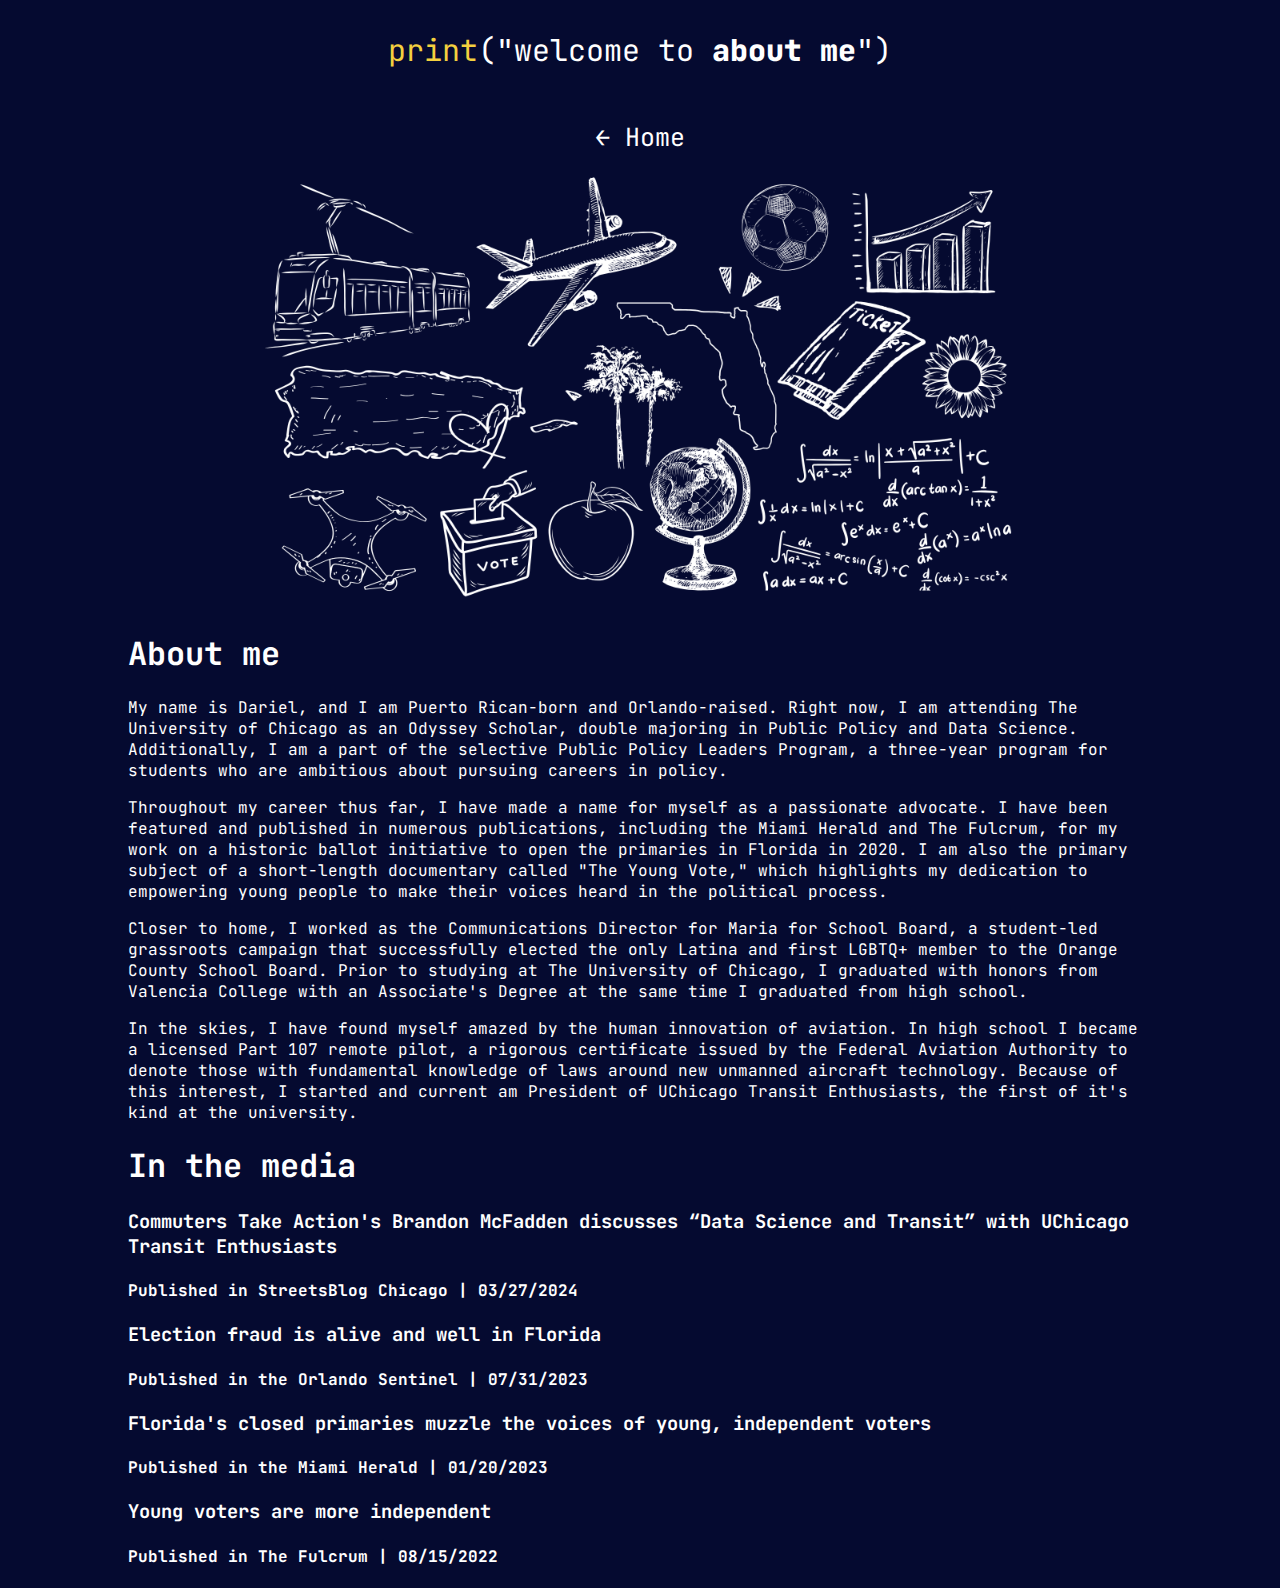
<file: about.html>
<!DOCTYPE html>
<html lang="en">
<head>
    <meta charset="UTF-8">
    <meta name="viewport" content="width=device-width, initial-scale=1.0">
    <title>About me</title>
    <link rel="stylesheet" href="style.css">
    <link href='https://fonts.googleapis.com/css?family=JetBrains Mono' rel='stylesheet'>
    <link rel="icon" type="image/x-icon" href="/images/favicon/favicon.ico">
</head>
<body>

    <header>
        <p><span class="print">print</span>("welcome to <span class="dariel"><strong>about me</strong></span>")</p>
    </header>

    <div class="left-menu-page" style="margin-bottom: 20px">
        <a href="index.html" class="back-button">&larr; Home</a>
    </div>

    <div style="text-align: center;">
        <img src="images/allaboutme.png" alt="All About Me" style="width: 60%;">
    </div>
    
    <div class="container-page">


        <div class="content">
            <h1>About me</h1>
            <p> My name is Dariel, and I am Puerto Rican-born and Orlando-raised. Right now, I am attending The University of Chicago as an Odyssey Scholar, double majoring in Public Policy and Data Science. Additionally, I am a part of the selective Public Policy Leaders Program, a three-year program for students who are ambitious about pursuing careers in policy.</p>
            <p> Throughout my career thus far, I have made a name for myself as a passionate advocate. I have been featured and published in numerous publications, including the Miami Herald and The Fulcrum, for my work on a historic ballot initiative to open the primaries in Florida in 2020. I am also the primary subject of a short-length documentary called "The Young Vote," which highlights my dedication to empowering young people to make their voices heard in the political process.</p>
            <p> Closer to home, I worked as the Communications Director for Maria for School Board, a student-led grassroots campaign that successfully elected the only Latina and first LGBTQ+ member to the Orange County School Board. Prior to studying at The University of Chicago, I graduated with honors from Valencia College with an Associate's Degree at the same time I graduated from high school.            </p>
            <p>In the skies, I have found myself amazed by the human innovation of aviation. In high school I became a licensed Part 107 remote pilot, a rigorous certificate issued by the Federal Aviation Authority to denote those with fundamental knowledge of laws around new unmanned aircraft technology. Because of this interest, I started and current am President of UChicago Transit Enthusiasts, the first of it's kind at the university.            </p>
        
            <h1>In the media</h1>

            <h3>Commuters Take Action's Brandon McFadden discusses “Data Science and Transit” with UChicago Transit Enthusiasts</h3>
            <h4> Published in StreetsBlog Chicago | 03/27/2024</h4>

            <h3>Election fraud is alive and well in Florida</h3>
            <h4>Published in the Orlando Sentinel | 07/31/2023</h4>

            <h3>Florida's closed primaries muzzle the voices of young, independent voters</h3>
            <h4>Published in the Miami Herald | 01/20/2023</h4>

            <h3>Young voters are more independent</h3>
            <h4>Published in The Fulcrum | 08/15/2022</h4>

        </div>

    </div>

</body>
</html>
</file>
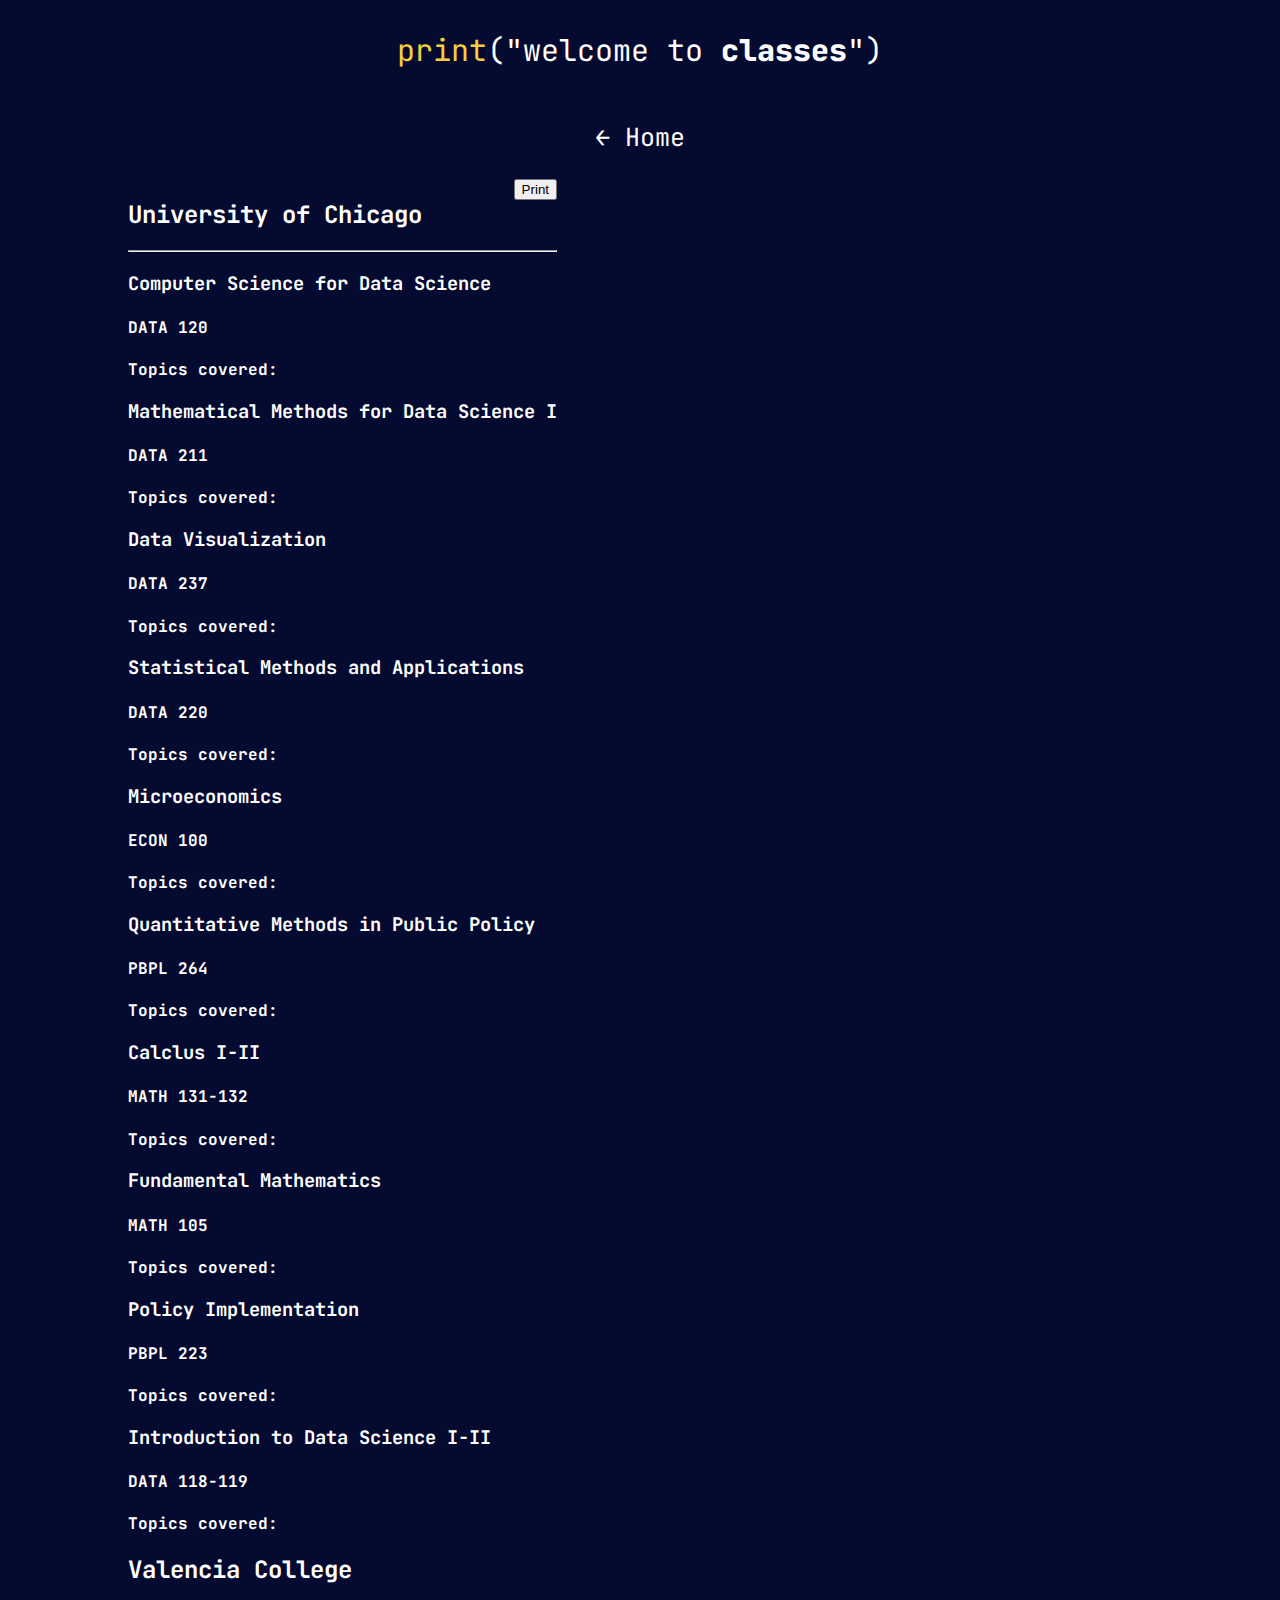
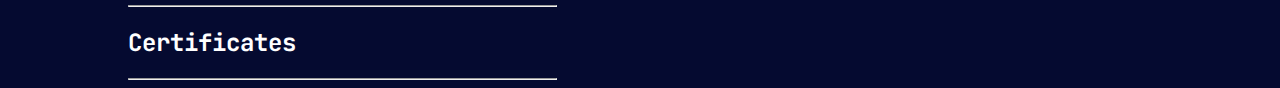
<file: classes.html>
<!DOCTYPE html>
<html lang="en">
<head>
    <meta charset="UTF-8">
    <meta name="viewport" content="width=device-width, initial-scale=1.0">
    <title>Resume</title>
    <link rel="stylesheet" href="style.css">
    <link href='https://fonts.googleapis.com/css?family=JetBrains Mono' rel='stylesheet'>
    <link rel="icon" type="image/x-icon" href="/images/favicon/favicon.ico">
</head>
<body>

    <header>
        <p><span class="print">print</span>("welcome to <span class="dariel"><strong>classes</strong></span>")</p>
    </header>

    <div class="left-menu-page">
        <a href="index.html" class="back-button">&larr; Home</a>
    </div>

    <div class="container-page">

        <div class="content">
            <button onclick="window.print()" class="print-button" style="float: right;">Print</button>
            <section class="uchicago">
                <h2>University of Chicago</h2>
                <hr>

                <h3>Computer Science for Data Science</h3>
                <h4>DATA 120</h4>
                <p><strong>Topics covered:</strong></p> 

                <h3>Mathematical Methods for Data Science I</h3>
                <h4>DATA 211</h4>
                <p><strong>Topics covered:</strong></p> 

                <h3>Data Visualization</h3>
                <h4>DATA 237</h4>
                <p><strong>Topics covered:</strong></p> 

                <h3>Statistical Methods and Applications</h3>
                <h4>DATA 220</h4>
                <p><strong>Topics covered:</strong></p> 

                <h3>Microeconomics</h3>
                <h4>ECON 100</h4>
                <p><strong>Topics covered:</strong></p> 

                <h3>Quantitative Methods in Public Policy</h3>
                <h4>PBPL 264</h4>
                <p><strong>Topics covered:</strong></p> 

                <h3>Calclus I-II</h3>
                <h4>MATH 131-132</h4>
                <p><strong>Topics covered:</strong></p> 

                <h3>Fundamental Mathematics</h3>
                <h4>MATH 105</h4>
                <p><strong>Topics covered:</strong></p> 

                <h3>Policy Implementation</h3>
                <h4>PBPL 223</h4>
                <p><strong>Topics covered:</strong></p> 

                <h3>Introduction to Data Science I-II</h3>
                <h4>DATA 118-119</h4>
                <p><strong>Topics covered:</strong></p> 
            </section>

            <section class ="valencia">
                <h2>Valencia College</h2>
                <hr>
                <!-- Add Valencia College courses here -->
            </section>

            <section class="certificates">
                <h2>Certificates</h2>
                <hr>
                 <!-- Add certs here -->
            </section>
        </div>
    </div>

</body>
</body>

</html>
</file>
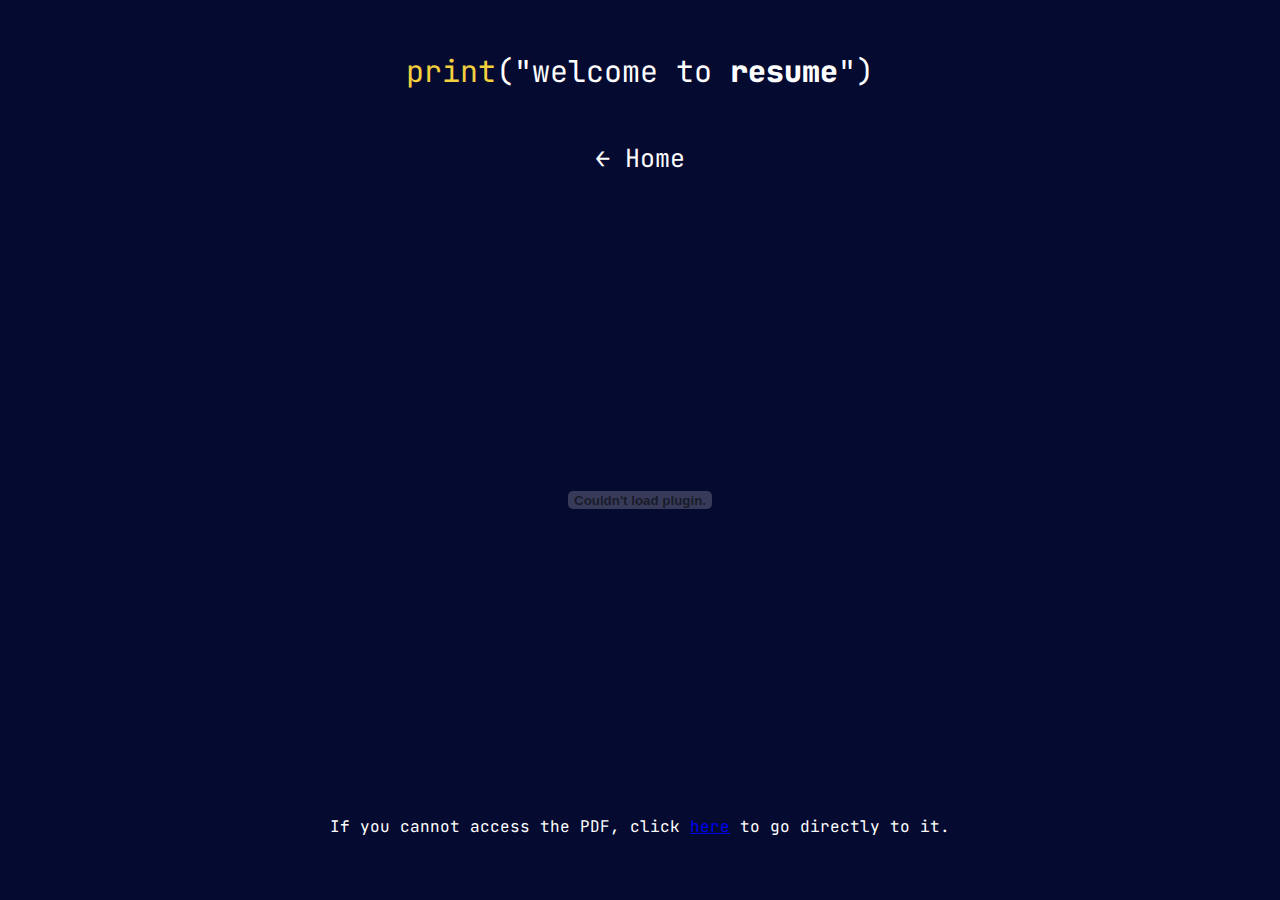
<file: cv.html>
<!DOCTYPE html>
<html lang="en">
<head>
    <meta charset="UTF-8">
    <meta name="viewport" content="width=device-width, initial-scale=1.0">
    <title>Resume</title>
    <link rel="stylesheet" href="style.css">
    <link href='https://fonts.googleapis.com/css?family=JetBrains Mono' rel='stylesheet'>
    <link rel="icon" type="image/x-icon" href="/images/favicon/favicon.ico">
</head>
<body>
    <header>
        <p><span class="print">print</span>("welcome to <span class="dariel"><strong>resume</strong></span>")</p>
    </header>

    <div class="left-menu-page">
        <a href="index.html" class="back-button">&larr; Home</a>
    </div>
    
    <div class="container-page">
        <embed src="https://www.dariel.us/images/resume_darielus.pdf" 
                 type="application/pdf" 
                 width="100%" 
                 height="600px"></embed>
        </div>
    <p style="padding-left: 5%; padding-right: 5%; padding-bottom: 2%;">If you cannot access the PDF, click <a href="https://dariel.us/images/resume_darielus.pdf">here</a> to go directly to it.</p>
</body>
</html>
</file>
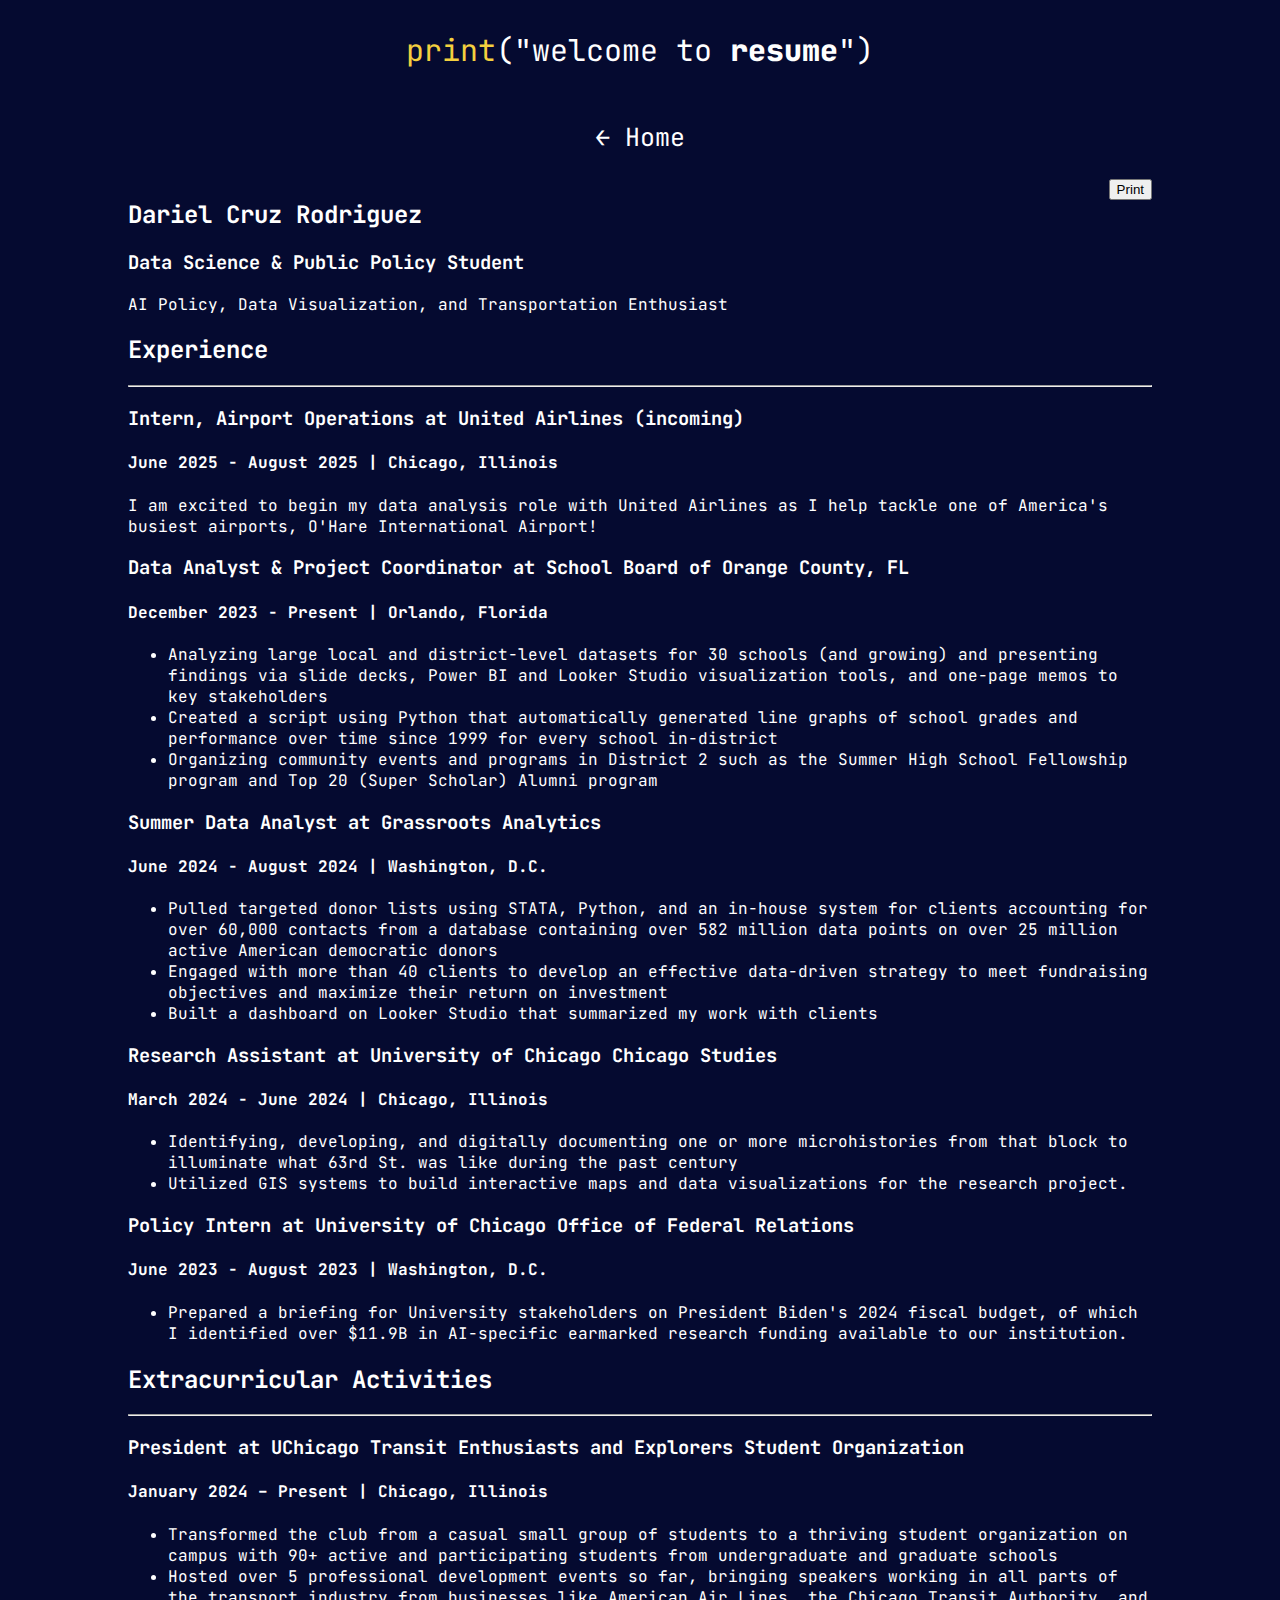
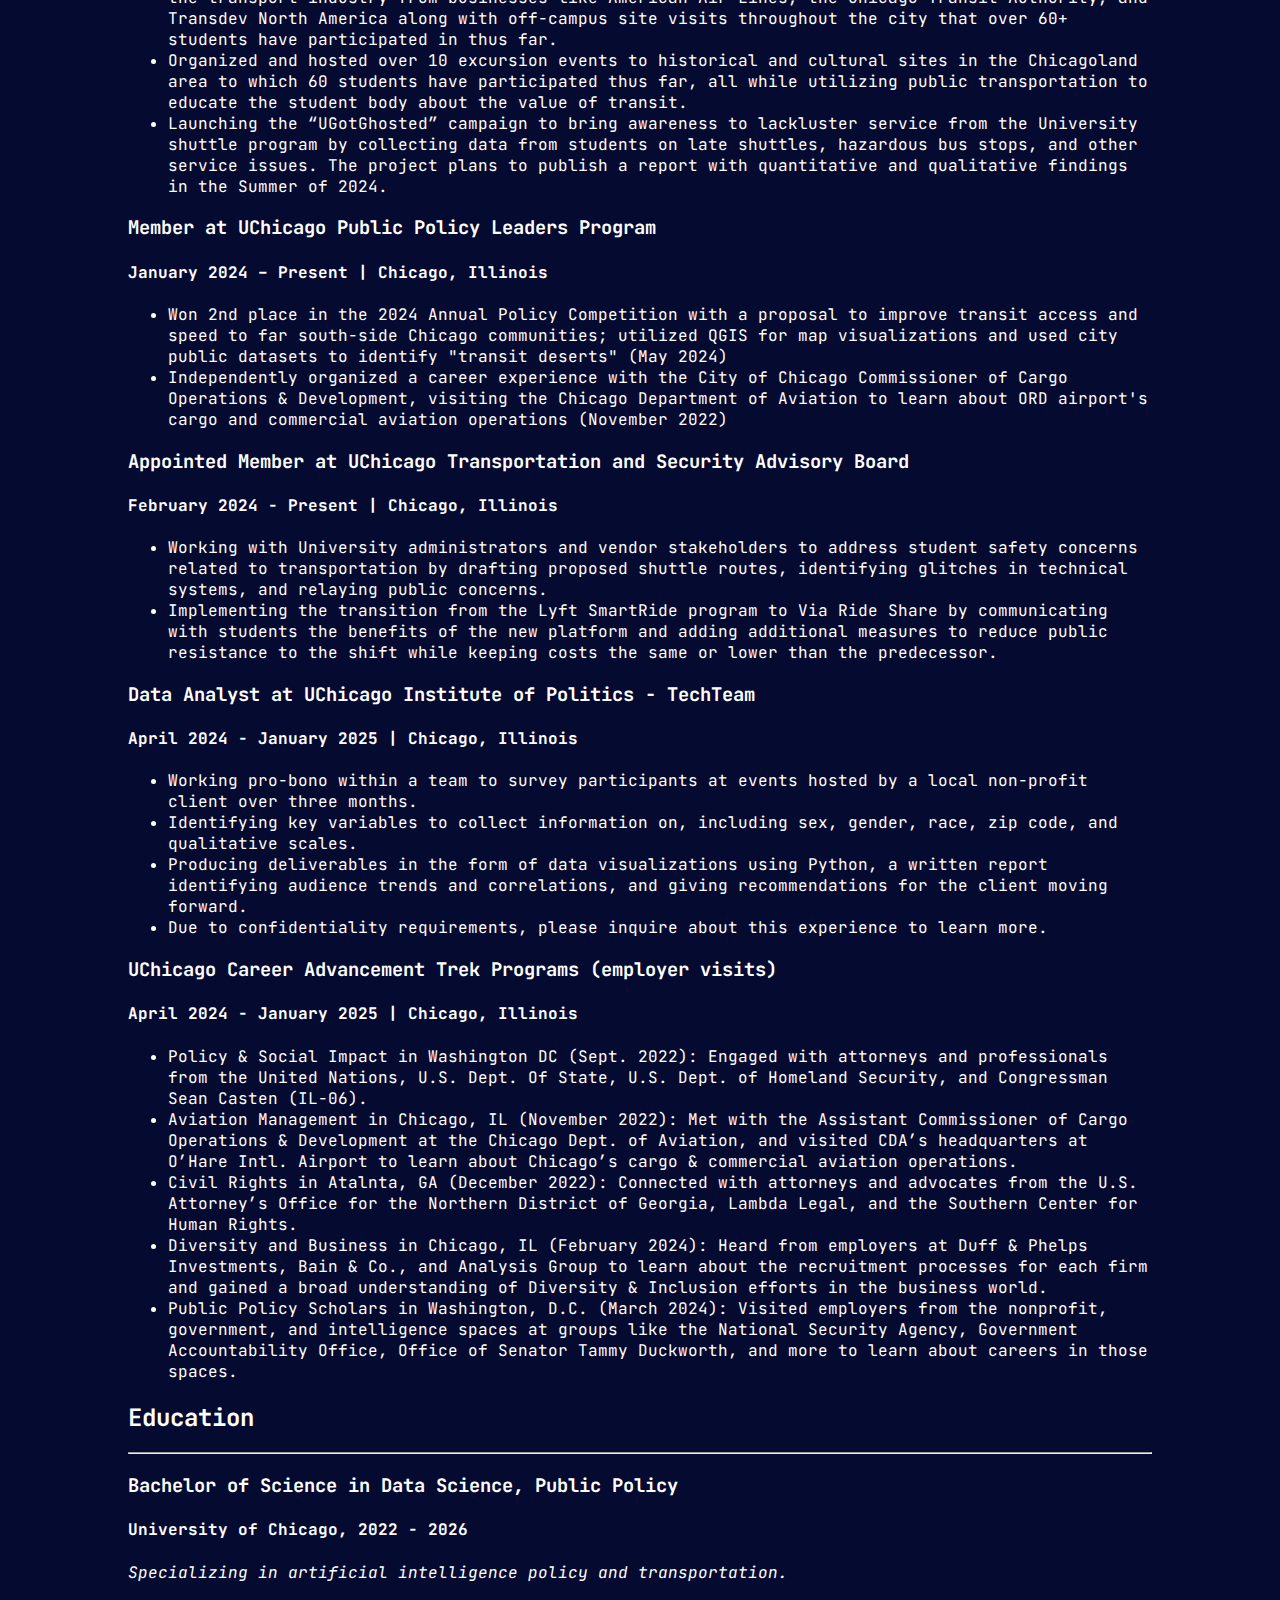
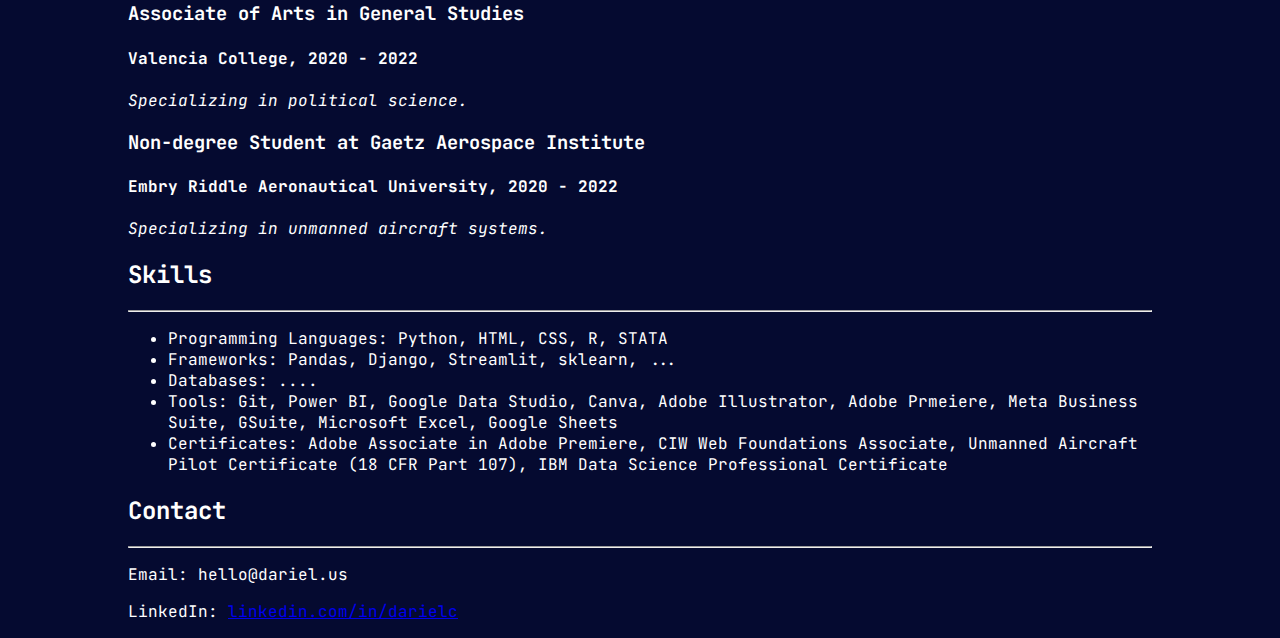
<file: cv_old.html>
<!DOCTYPE html>
<html lang="en">
<head>
    <meta charset="UTF-8">
    <meta name="viewport" content="width=device-width, initial-scale=1.0">
    <title>Resume</title>
    <link rel="stylesheet" href="style.css">
    <link href='https://fonts.googleapis.com/css?family=JetBrains Mono' rel='stylesheet'>
    <link rel="icon" type="image/x-icon" href="/images/favicon/favicon.ico">
</head>
<body>

    <header>
        <p><span class="print">print</span>("welcome to <span class="dariel"><strong>resume</strong></span>")</p>
    </header>

    <div class="left-menu-page">
        <a href="index.html" class="back-button">&larr; Home</a>
    </div>
    
    <div class="container-page">

        <div class="content">
            <button onclick="window.print()" class="print-button" style="float: right;">Print</button>
            <h2>Dariel Cruz Rodriguez</h2>
            <h3>Data Science & Public Policy Student</h3>
            <p>AI Policy, Data Visualization, and Transportation Enthusiast</p>

            <h2>Experience</h2>
            <hr>

                <h3>Intern, Airport Operations at United Airlines (incoming)</h3>
                <h4>June 2025 - August 2025 | Chicago, Illinois</h4>
                <p>I am excited to begin my data analysis role with United Airlines as I help tackle one of America's busiest airports, O'Hare International Airport!</p>
                
                <h3>Data Analyst & Project Coordinator at School Board of Orange County, FL</h3>
                <h4>December 2023 - Present | Orlando, Florida</h4>
                <ul>
                    <li>Analyzing large local and district-level datasets for 30 schools (and growing) and presenting findings via slide decks, Power BI and Looker Studio visualization tools, and one-page memos to key stakeholders</li>
                    <li>Created a script using Python that automatically generated line graphs of school grades and performance over time since 1999 for every school in-district</li>
                    <li>Organizing community events and programs in District 2 such as the Summer High School Fellowship program and Top 20 (Super Scholar) Alumni program</li>
                </ul>

                <h3>Summer Data Analyst at Grassroots Analytics</h3>
                <h4>June 2024 - August 2024 | Washington, D.C.</h4>
                <ul>
                    <li>Pulled targeted donor lists using STATA, Python, and an in-house system for clients accounting for over 60,000 contacts from a database containing over 582 million data points on over 25 million active American democratic donors</li>
                    <li>Engaged with more than 40 clients to develop an effective data-driven strategy to meet fundraising objectives and maximize their return on investment</li>
                    <li>Built a dashboard on Looker Studio that summarized my work with clients</li>
                </ul>

                <h3>Research Assistant at University of Chicago Chicago Studies</h3>
                <h4>March 2024 - June 2024 | Chicago, Illinois</h4>
                <ul>
                    <li>Identifying, developing, and digitally documenting one or more microhistories from that block to illuminate what 63rd St. was like during the past century</li>
                    <li>Utilized GIS systems to build interactive maps and data visualizations for the research project.</li>
                </ul>

                <h3>Policy Intern at University of Chicago Office of Federal Relations</h3>
                <h4>June 2023 - August 2023 | Washington, D.C.</h4>
                <ul>
                    <li>Prepared a briefing for University stakeholders on President Biden's 2024 fiscal budget, of which I identified over $11.9B in AI-specific earmarked research funding available to our institution.</li>
                </ul>

            <h2>Extracurricular Activities</h2>
            <hr>
                <h3>President at UChicago Transit Enthusiasts and Explorers Student Organization</h3>
                <h4>January 2024 – Present | Chicago, Illinois</h4>
                <ul>
                    <li>Transformed the club from a casual small group of students to a thriving student organization on campus with 90+ active and participating students from undergraduate and graduate schools</li>
                    <li>Hosted over 5 professional development events so far, bringing speakers working in all parts of the transport industry from businesses like American Air Lines, the Chicago Transit Authority, and Transdev North America along with off-campus site visits throughout the city that over 60+ students have participated in thus far.</li>
                    <li>Organized and hosted over 10 excursion events to historical and cultural sites in the Chicagoland area to which 60 students have participated thus far, all while utilizing public transportation to educate the student body about the value of transit.</li>
                    <li>Launching the “UGotGhosted” campaign to bring awareness to lackluster service from the University shuttle program by collecting data from students on late shuttles, hazardous bus stops, and other service issues. The project plans to publish a report with quantitative and qualitative findings in the Summer of 2024.</li>
                </ul>

                <h3>Member at UChicago Public Policy Leaders Program</h3>
                <h4>January 2024 – Present | Chicago, Illinois</h4>
                <ul>
                    <li>Won 2nd place in the 2024 Annual Policy Competition with a proposal to improve transit access and speed to far south-side Chicago communities; utilized QGIS for map visualizations and used city public datasets to identify "transit deserts" (May 2024)</li>
                    <li>Independently organized a career experience with the City of Chicago Commissioner of Cargo Operations & Development, visiting the Chicago Department of Aviation to learn about ORD airport's cargo and commercial aviation operations (November 2022)</li>
                </ul>

                <h3>Appointed Member at UChicago Transportation and Security Advisory Board</h3>
                <h4>February 2024 - Present | Chicago, Illinois</h4>
                <ul>
                    <li>Working with University administrators and vendor stakeholders to address student safety concerns related to transportation by drafting proposed shuttle routes, identifying glitches in technical systems, and relaying public concerns.</li>
                    <li>Implementing the transition from the Lyft SmartRide program to Via Ride Share by communicating with students the benefits of the new platform and adding additional measures to reduce public resistance to the shift while keeping costs the same or lower than the predecessor.</li>
                </ul>

                <h3>Data Analyst at UChicago Institute of Politics - TechTeam</h3>
                <h4>April 2024 - January 2025 | Chicago, Illinois</h4>
                <ul>
                    <li>Working pro-bono within a team to survey participants at events hosted by a local non-profit client over three months.</li>
                    <li>Identifying key variables to collect information on, including sex, gender, race, zip code, and qualitative scales.</li>
                    <li>Producing deliverables in the form of data visualizations using Python, a written report identifying audience trends and correlations, and giving recommendations for the client moving forward.</li>
                    <li>Due to confidentiality requirements, please inquire about this experience to learn more.</li>
                </ul>

                <h3>UChicago Career Advancement Trek Programs (employer visits)</h3>
                <h4>April 2024 - January 2025 | Chicago, Illinois</h4>
                <ul>
                    <li>Policy & Social Impact in Washington DC (Sept. 2022): Engaged with attorneys and professionals from the United Nations, U.S. Dept. Of State, U.S. Dept. of Homeland Security, and Congressman Sean Casten (IL-06).</li>
                    <li>Aviation Management in Chicago, IL (November 2022): Met with the Assistant Commissioner of Cargo Operations & Development at the Chicago Dept. of Aviation, and visited CDA’s headquarters at O’Hare Intl. Airport to learn about Chicago’s cargo & commercial aviation operations.</li>
                    <li>Civil Rights in Atalnta, GA (December 2022): Connected with attorneys and advocates from the U.S. Attorney’s Office for the Northern District of Georgia, Lambda Legal, and the Southern Center for Human Rights.</li>
                    <li>Diversity and Business in Chicago, IL (February 2024): Heard from employers at Duff & Phelps Investments, Bain & Co., and Analysis Group to learn about the recruitment processes for each firm and gained a broad understanding of Diversity & Inclusion efforts in the business world.</li>
                    <li>Public Policy Scholars in Washington, D.C. (March 2024): Visited employers from the nonprofit, government, and intelligence spaces at groups like the National Security Agency, Government Accountability Office, Office of Senator Tammy Duckworth, and more to learn about careers in those spaces.</li>
                </ul>

            <h2>Education</h2>
            <hr>

                <h3>Bachelor of Science in Data Science, Public Policy</h3>
                <h4>University of Chicago, 2022 - 2026</h4>
                <p><em>Specializing in artificial intelligence policy and transportation.</em></p>

                <h3>Associate of Arts in General Studies</h3>
                <h4>Valencia College, 2020 - 2022</h4>
                <p><em>Specializing in political science.</em></p>

                <h3>Non-degree Student at Gaetz Aerospace Institute</h3>
                <h4>Embry Riddle Aeronautical University, 2020 - 2022</h4>
                <p><em>Specializing in unmanned aircraft systems.</em></p>

            <h2>Skills</h2>
            <hr>

                <ul>
                    <li>Programming Languages: Python, HTML, CSS, R, STATA</li>
                    <li>Frameworks: Pandas, Django, Streamlit, sklearn, ...</li>
                    <li>Databases: ....</li>
                    <li>Tools: Git, Power BI, Google Data Studio, Canva, Adobe Illustrator, Adobe Prmeiere, Meta Business Suite, GSuite, Microsoft Excel, Google Sheets</li>
                    <li>Certificates: Adobe Associate in Adobe Premiere, CIW Web Foundations Associate, Unmanned Aircraft Pilot Certificate (18 CFR Part 107), IBM Data Science Professional Certificate</li>
                </ul>

            <h2>Contact</h2>
            <hr>

                <p>Email: hello@dariel.us</p>
                <p>LinkedIn: <a href="https://www.linkedin.com/in/darielc">linkedin.com/in/darielc</a></p>
         
            </div>

    </div>

</body>
</html>
</file>
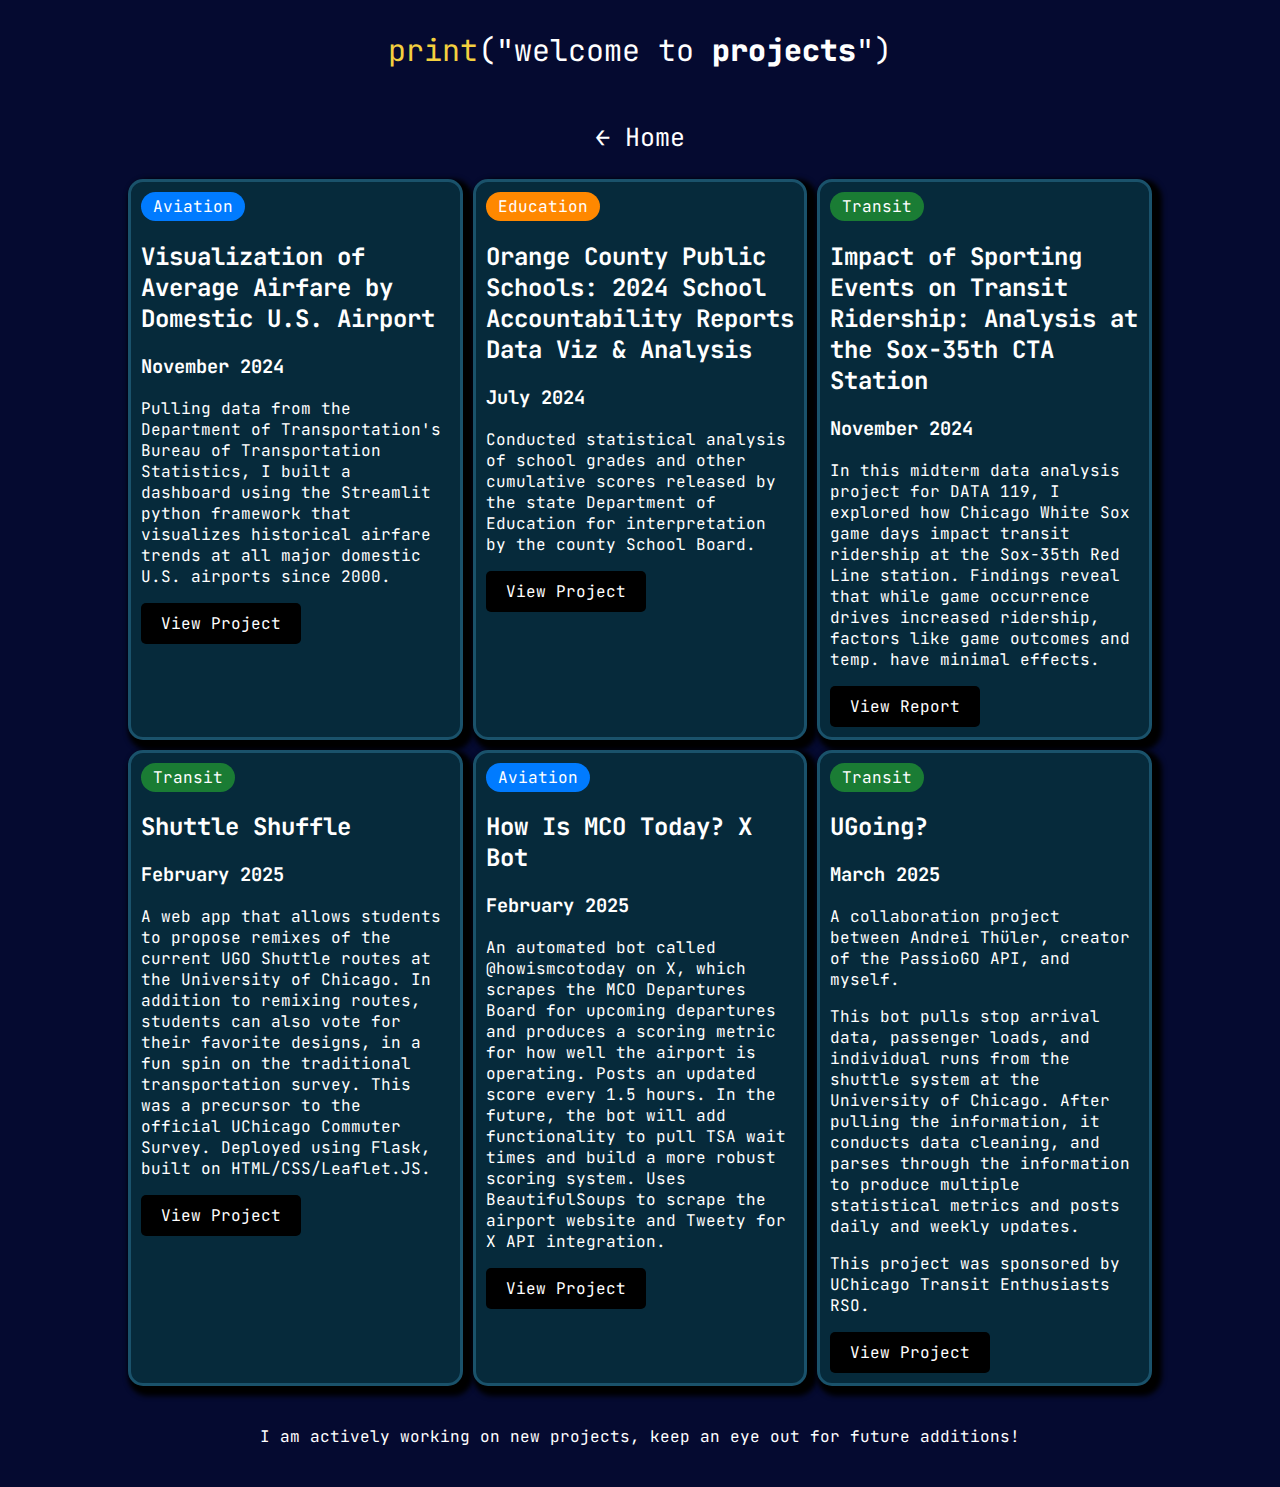
<file: projects.html>
<!DOCTYPE html>
<html lang="en">
<head>
    <meta charset="UTF-8">
    <meta name="viewport" content="width=device-width, initial-scale=1.0">
    <title>Projects</title>
    <link rel="stylesheet" href="style.css">
    <link href='https://fonts.googleapis.com/css?family=JetBrains Mono' rel='stylesheet'>
    <link rel="icon" type="image/x-icon" href="/images/favicon/favicon.ico">
</head>
<body>

    <header>
        <p><span class="print">print</span>("welcome to <span class="dariel"><strong>projects</strong></span>")</p>
    </header>
    
    <div class="left-menu-page">
        <a href="index.html" class="back-button">&larr; Home</a>
    </div>

    <div class="container-page">
        <div class="content">
            <div class="project-content">
                <div class="project">
                    <span class="pill" 
                    style="background-color: #007bff; 
                    color: white; 
                    padding: 4px 12px; 
                    border-radius: 16px; 
                    display: inline-block;">
                    Aviation
                    </span>
                    <h2>Visualization of Average Airfare by Domestic U.S. Airport</h2>
                    <h3>November 2024</h3>
                    <p>Pulling data from the Department of Transportation's Bureau of Transportation Statistics, I built a dashboard using the Streamlit python framework that visualizes historical airfare trends at all major domestic U.S. airports since 2000.</p>
                    <a href="/projects/airportfares.html" style="display: inline-block; padding: 10px 20px; text-decoration: none; background-color: #000000; color: white; border-radius: 5px;">View Project</a>
                </div>
                <div class="project">
                    <span class="pill" 
                    style="background-color: #ff8800; 
                    color: white; 
                    padding: 4px 12px; 
                    border-radius: 16px; 
                    display: inline-block;">
                    Education
                    </span>
                    <h2>Orange County Public Schools: 2024 School Accountability Reports Data Viz & Analysis</h2>
                    <h3>July 2024</h3>
                    <p>Conducted statistical analysis of school grades and other cumulative scores released by the state Department of Education for interpretation by the county School Board.</p>
                    <a href="/projects/ocps24report.html" style="display: inline-block; padding: 10px 20px; text-decoration: none; background-color: #000000; color: white; border-radius: 5px;">View Project</a>
                </div>
                <div class="project">
                    <span class="pill" 
                    style="background-color: rgb(26, 124, 52); 
                    color: rgb(255, 255, 255); 
                    padding: 4px 12px; 
                    border-radius: 16px; 
                    display: inline-block;">
                    Transit
                    </span>
                    <h2>Impact of Sporting Events on Transit Ridership: Analysis at the Sox-35th CTA Station</h2>
                    <h3>November 2024</h3>
                    <p>In this midterm data analysis project for DATA 119, I explored how Chicago White Sox game days impact transit ridership at the Sox-35th Red Line station. Findings reveal that while game occurrence drives increased ridership, factors like game outcomes and temp. have minimal effects. </p>
                    <a href="https://www.linkedin.com/in/darielc/overlay/projects/672950732/multiple-media-viewer/?profileId=ACoAACaFLMgB0LoK8TGriVjSYZ5k5j9DLNq7YwE&treasuryMediaId=1732248218034" style="display: inline-block; padding: 10px 20px; text-decoration: none; background-color: #000000; color: white; border-radius: 5px;">View Report</a>
                </div>
                <div class="project">
                    <span class="pill" 
                    style="background-color: rgb(26, 124, 52); 
                    color: rgb(255, 255, 255); 
                    padding: 4px 12px; 
                    border-radius: 16px; 
                    display: inline-block;">
                    Transit
                    </span>
                    <h2>Shuttle Shuffle</h2>
                    <h3>February 2025</h3>
                    <p>A web app that allows students to propose remixes of the current UGO Shuttle routes at the University of Chicago. In addition to remixing routes, students can also vote for their favorite designs, in a fun spin on the traditional transportation survey. This was a precursor to the official UChicago Commuter Survey. Deployed using Flask, built on HTML/CSS/Leaflet.JS.</p>
                    <a href="/projects/shuttles.html" style="display: inline-block; padding: 10px 20px; text-decoration: none; background-color: #000000; color: white; border-radius: 5px;">View Project</a>
                </div>
                <div class="project">
                    <span class="pill" 
                    style="background-color: #007bff; 
                    color: rgb(255, 255, 255); 
                    padding: 4px 12px; 
                    border-radius: 16px; 
                    display: inline-block;">
                    Aviation
                    </span>
                    <h2>How Is MCO Today? X Bot</h2>
                    <h3>February 2025</h3>
                    <p>An automated bot called @howismcotoday on X, which scrapes the MCO Departures Board for upcoming departures and produces a scoring metric for how well the airport is operating. Posts an updated score every 1.5 hours. In the future, the bot will add functionality to pull TSA wait times and build a more robust scoring system. Uses BeautifulSoups to scrape the airport website and Tweety for X API integration.</p>
                    <a href="https://x.com/howismcotoday" style="display: inline-block; padding: 10px 20px; text-decoration: none; background-color: #000000; color: white; border-radius: 5px;">View Project</a>
                </div>
                <div class="project">
                    <span class="pill" 
                    style="background-color: rgb(26, 124, 52); 
                    color: rgb(255, 255, 255); 
                    padding: 4px 12px; 
                    border-radius: 16px; 
                    display: inline-block;">
                    Transit
                    </span>
                    <h2>UGoing?</h2>
                    <h3>March 2025</h3>
                    <p>A collaboration project between Andrei Thüler, creator of the PassioGO API, and myself. </p>
                    <p>This bot pulls stop arrival data, passenger loads, and individual runs from the shuttle system at the University of Chicago. After pulling the information, it conducts data cleaning, and parses through the information to produce multiple statistical metrics and posts daily and weekly updates.</p> 
                    <p>This project was sponsored by UChicago Transit Enthusiasts RSO.</p></p>
                    <a href="https://bsky.app/profile/bsky.uchicagoshuttles.com" style="display: inline-block; padding: 10px 20px; text-decoration: none; background-color: #000000; color: white; border-radius: 5px;">View Project</a>
                </div>
            </div>
            <center><p style="margin-top: 40px; margin-bottom: 40px;">I am actively working on new projects, keep an eye out for future additions!</p></center>
        </div>
    </div>

</body>
</html>
</file>
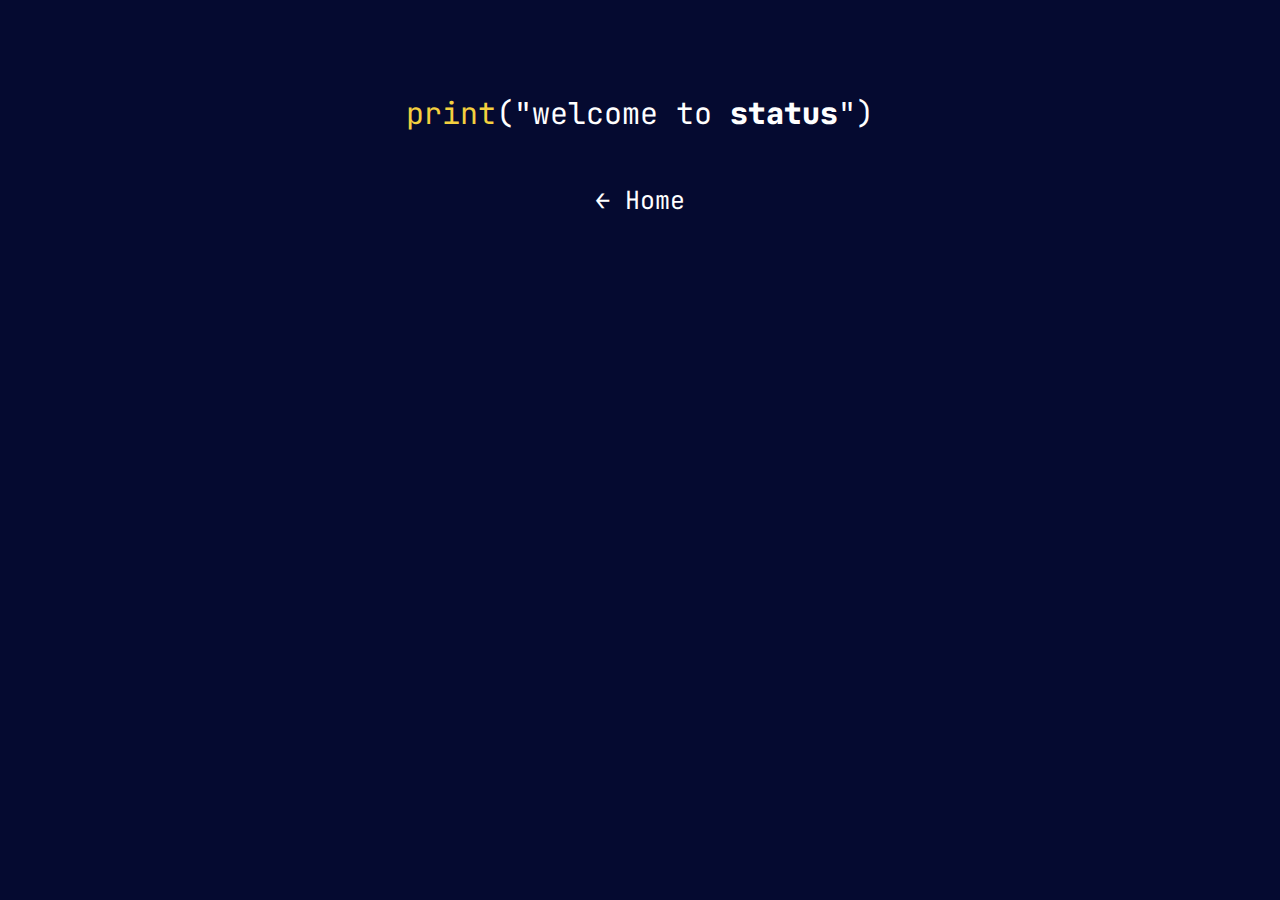
<file: status.html>
<!DOCTYPE html>
<html lang="en">
<head>
    <meta charset="UTF-8">
    <meta name="viewport" content="width=device-width, initial-scale=1.0">
    <title>Status</title>
    <link rel="stylesheet" href="style.css">
    <link href='https://fonts.googleapis.com/css?family=JetBrains Mono' rel='stylesheet'>
    <link rel="icon" type="image/x-icon" href="/images/favicon/favicon.ico">
</head>
<body>

    <header>
        <p><span class="print">print</span>("welcome to <span class="dariel"><strong>status</strong></span>")</p>
    </header>

    <div class="left-menu-page" style="margin-bottom: 20px">
        <a href="index.html" class="back-button">&larr; Home</a>
    </div>

    <div class="container-page">
            
        <iframe src="https://status.dariel.us" width="100%" height="600px" frameborder="no"></iframe>

    </div>

</body>
</html>
</file>
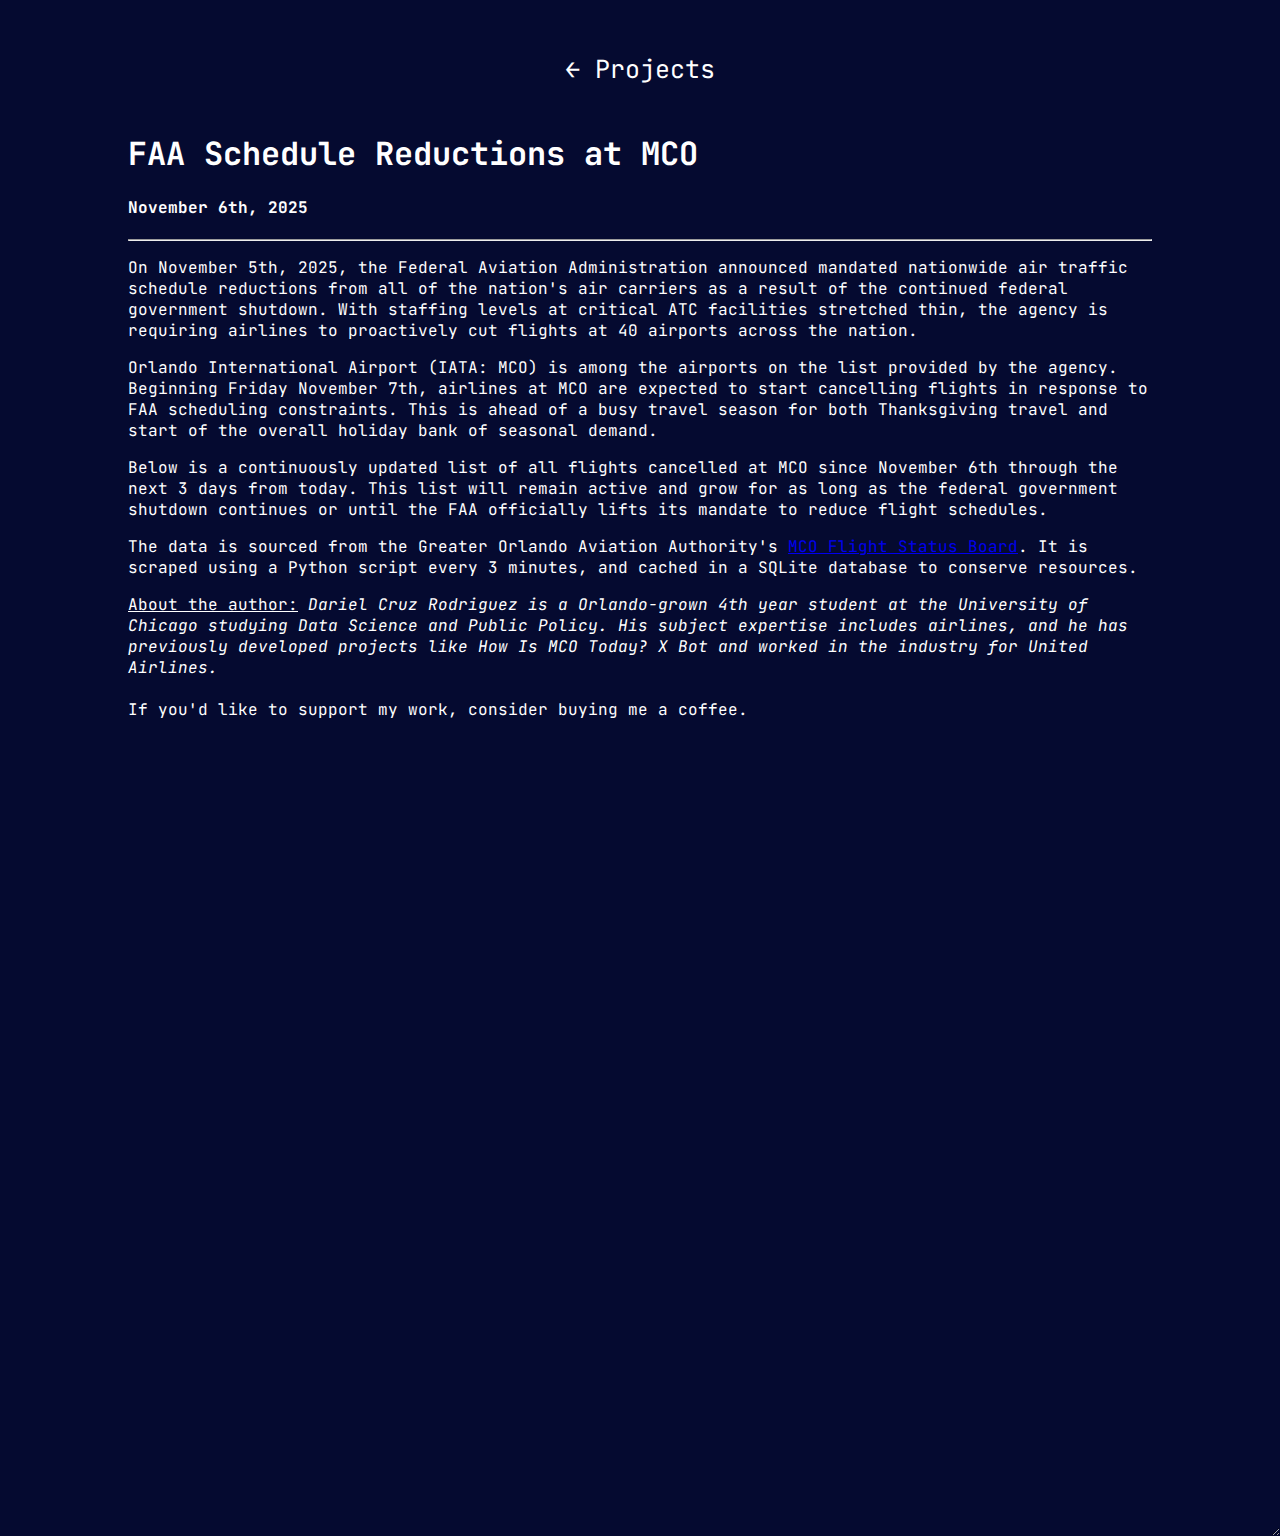
<file: projects/mco_faa_reduction.html>
<!DOCTYPE html>
<html lang="en">

<html lang="en">
<head>
    <meta charset="UTF-8">
    <meta name="viewport" content="width=device-width, initial-scale=1.0">
    <title>FAA Schedule Reductions at Orlando International Airport</title>
    <link rel="stylesheet" href="../style.css">
    <link href='https://fonts.googleapis.com/css?family=JetBrains Mono' rel='stylesheet'>
    <link rel="icon" type="image/x-icon" href="../images/favicon/favicon.ico">
</head>
<body>
    
    <div class="left-menu-page">
        <p> </p>
        <a href="../projects.html" class="back-button">&larr; Projects</a>
    </div>

    <div class="container-page">


        <div class="content">
            <h1>FAA Schedule Reductions at MCO</h1>
            <h4>November 6th, 2025</h4>
            <hr>
            <p>
                On November 5th, 2025, the Federal Aviation Administration announced 
                mandated nationwide air traffic schedule reductions from all of the nation's air
                carriers as a result of the continued federal government shutdown. With staffing 
                levels at critical ATC facilities stretched thin, the agency is requiring airlines to 
                proactively cut flights at 40 airports across the nation.
              </p>
              
              <p>
                Orlando International Airport (IATA: MCO) is among the airports on the list provided by
                the agency. Beginning Friday November 7th, airlines at MCO are expected to start cancelling 
                flights in response to FAA scheduling constraints. This is ahead of a busy travel season for
                both Thanksgiving travel and start of the overall holiday bank of seasonal demand.
              </p>
              
              <p>
                Below is a continuously updated list of all flights cancelled at MCO since 
                November 6th through the next 3 days from today. This list will remain active and grow 
                for as long as the federal government shutdown continues or until the FAA 
                officially lifts its mandate to reduce flight schedules.
              </p>     

              <p>
                The data is sourced from the Greater Orlando Aviation Authority's <a href="https://flymco.com/flights/">MCO Flight Status Board</a>.
                It is scraped using a Python script every 3 minutes, and cached in a SQLite database to conserve resources.
              </p>  
              
              <p>
                <u>About the author:</u> <i>Dariel Cruz Rodriguez is a Orlando-grown 4th year student at the University of Chicago studying Data Science and Public Policy.
                His subject expertise includes airlines, and he has previously developed projects like How Is MCO Today? X Bot and worked in the industry for United Airlines.</i><br><br>
                If you'd like to support my work, consider buying me a coffee.
                <script type="text/javascript" src="https://cdnjs.buymeacoffee.com/1.0.0/button.prod.min.js" data-name="bmc-button" data-slug="dariel" data-color="#FFDD00" data-emoji="☕"  data-font="Arial" data-text="Buy me a coffee" data-outline-color="#000000" data-font-color="#000000" data-coffee-color="#ffffff" ></script>
              </p>    
              
        
        </div>

    </div>
    
    <style>
        .mco-iframe {
            width: 100vw;
            min-height: 800px;
            height: auto;
            border: none;
            display: block;
            position: relative;
            z-index: 1;
            resize: vertical;        }
    </style>
    
    <iframe class="mco-iframe" src="https://howismcotoday.co/" allowfullscreen></iframe>
</body>
</html>
</file>
<file: style.css>
body {
    margin: 0;
    font-family: 'JetBrains Mono';
    background-color: #050a30;
    color: white;
    display: flex;
    flex-direction: column;
    align-items: center;
    justify-content: center;
    min-height: 100vh;
}

header {
    text-align: center;
    margin-bottom: 20px;
}

header p {
    font-size: 30px;
}

header p span.print {
    color: #F4D03F;
}

header p span.dariel {
    font-weight: bold;
    color: white;
}

.container {
    display: flex;
    flex-direction: row;
    justify-content: space-between;
    align-items: center;
    width: 80%;
    max-width: 1200px;
    gap: 10px;
    position: relative;
}

.container-page {
    display: flex;
    flex-direction: row;
    justify-content: space-between;
    align-items: center;
    width: 80%;
    max-width: 1200px;
    gap: 50px;
    position: relative;
}

.left-menu, .right-menu {
    display: flex;
    flex-direction: column;
    align-items: flex-start;
    gap: 15px;
}

.left-menu-page, .right-menu-page {
    display: flex;
    flex-direction: column;
    align-items: flex-start;
    gap: 20px;
    margin-bottom: 25px;
}

.left-menu a, .right-menu a {
    text-decoration: none;
    color: white;
    font-size: 25px;
}

.left-menu-page a, .right-menu-page a {
    text-decoration: none;
    color: white;
    font-size: 25px;
}

.profile-section {
    position: relative;
    text-align: center;
}

.profile-section img {
    width: 55%;
    height: auto;
    border-radius: 10px;
}

.background-icons {
    position: absolute;
    top: 0;
    left: 0;
    width: 100%;
    height: 100%;
    z-index: -1;
}

.project-content {
    display: grid;
    grid-template-columns: repeat(3, 1fr);
    gap: 10px;
    width: 100%;
}

.project {
    box-sizing: border-box;
    border: 3px solid #1a526b;
    box-shadow: 5px 5px 5px 5px #000000;
    background-color: #062a3b;
    border-radius: 15px;
    position: relative;
    width: 100%;
    padding: 10px

}

@media (max-width: 768px) {
    .project-content {
        grid-template-columns: repeat(2, 1fr);
        gap: 15px;
    }
}

@media (max-width: 480px) {
    .project-content {
        grid-template-columns: 1fr;
        gap: 20px;
    }
}

/* Media Queries for Mobile */
@media (max-width: 768px) {
    .container, .container-page {
        flex-direction: column;
        width: 90%;
        gap: 20px;
    }

    .left-menu, .right-menu, .left-menu-page, .right-menu-page {
        align-items: center;
        gap: 10px;
    }

    .left-menu a, .right-menu a, .left-menu-page a, .right-menu-page a {
        font-size: 20px;
    }

    .profile-section img {
        width: 90%;
    }
}
@media (max-width: 480px) {
    body {
        padding: 15px;
    }

    header p {
        font-size: 24px;
    }

    .left-menu a, .right-menu a, .left-menu-page a, .right-menu-page a {
        font-size: 18px;
    }

    .profile-section img {
        width: 100%;
    }
}

@media print {
    body {
        color: black;
    }

    .left-menu a, .right-menu a, .left-menu-page a, .right-menu-page a {
        color: black;
    }
}
</file>
